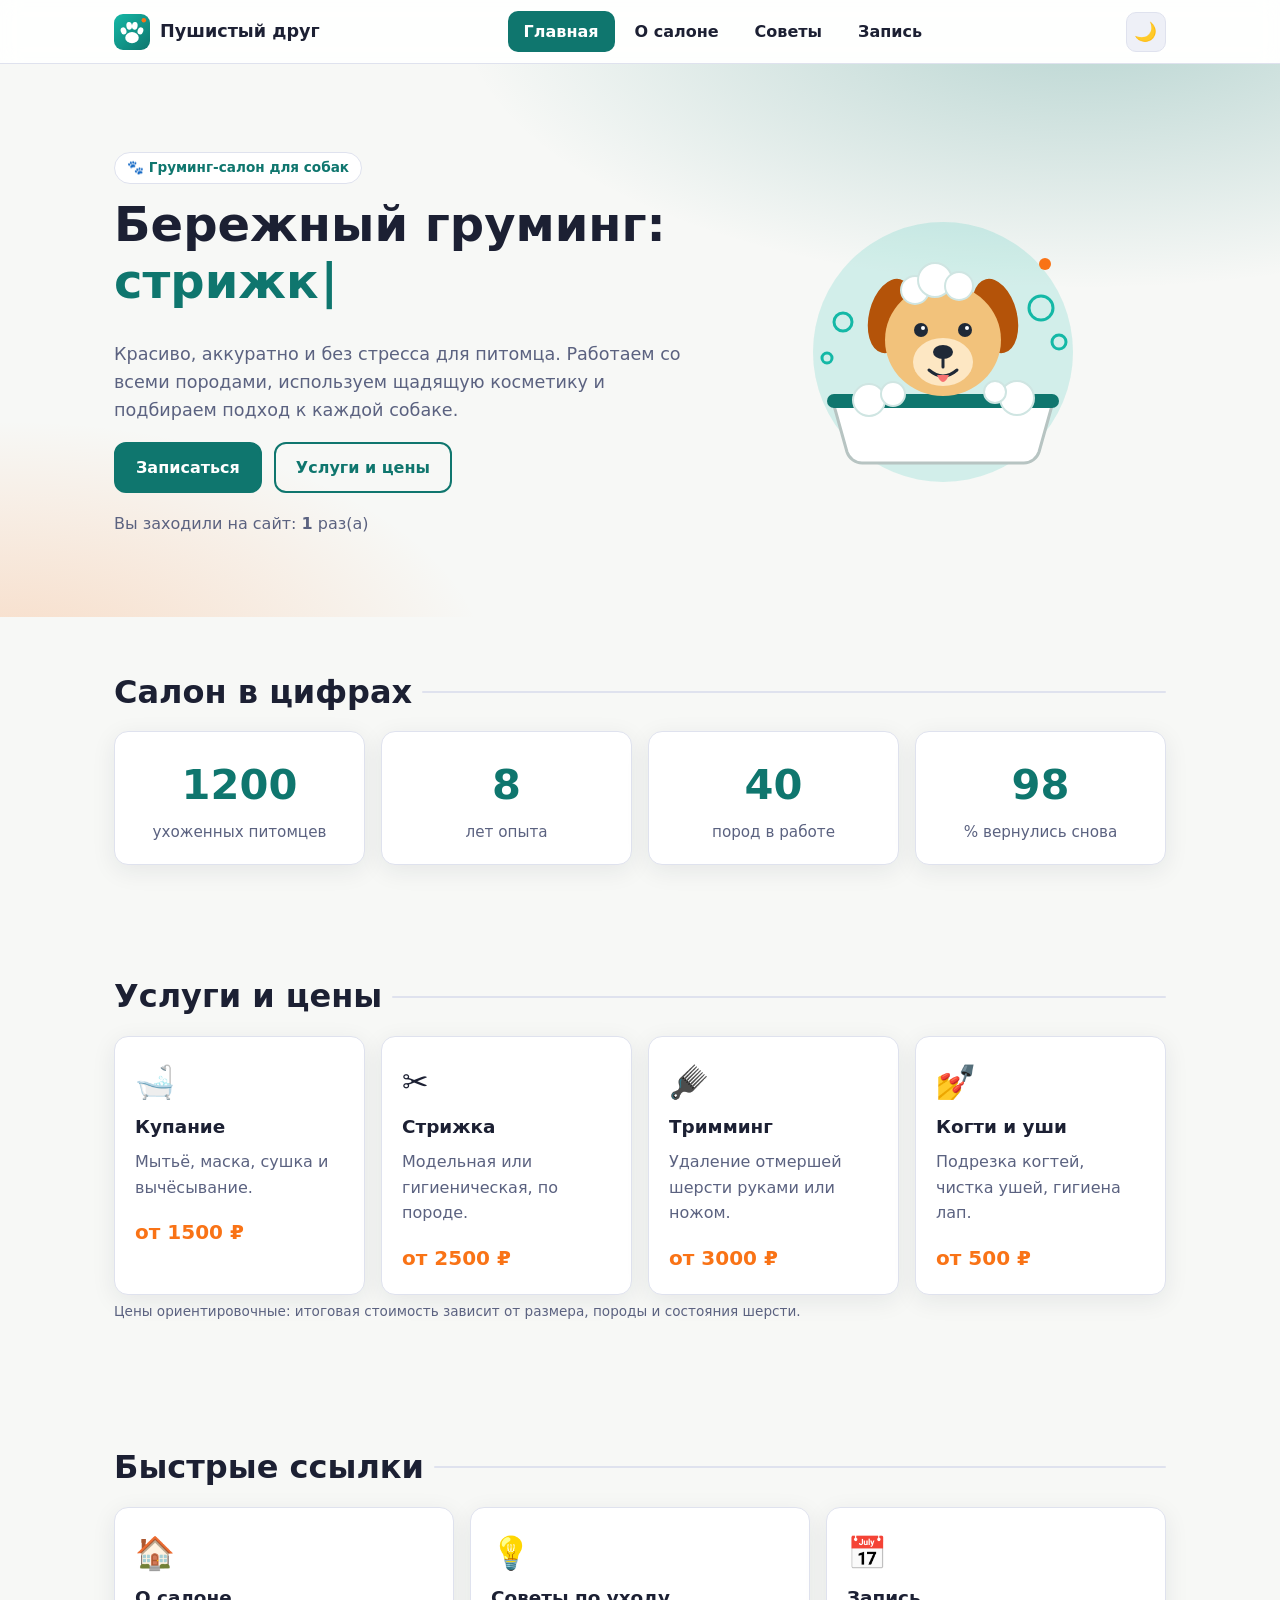
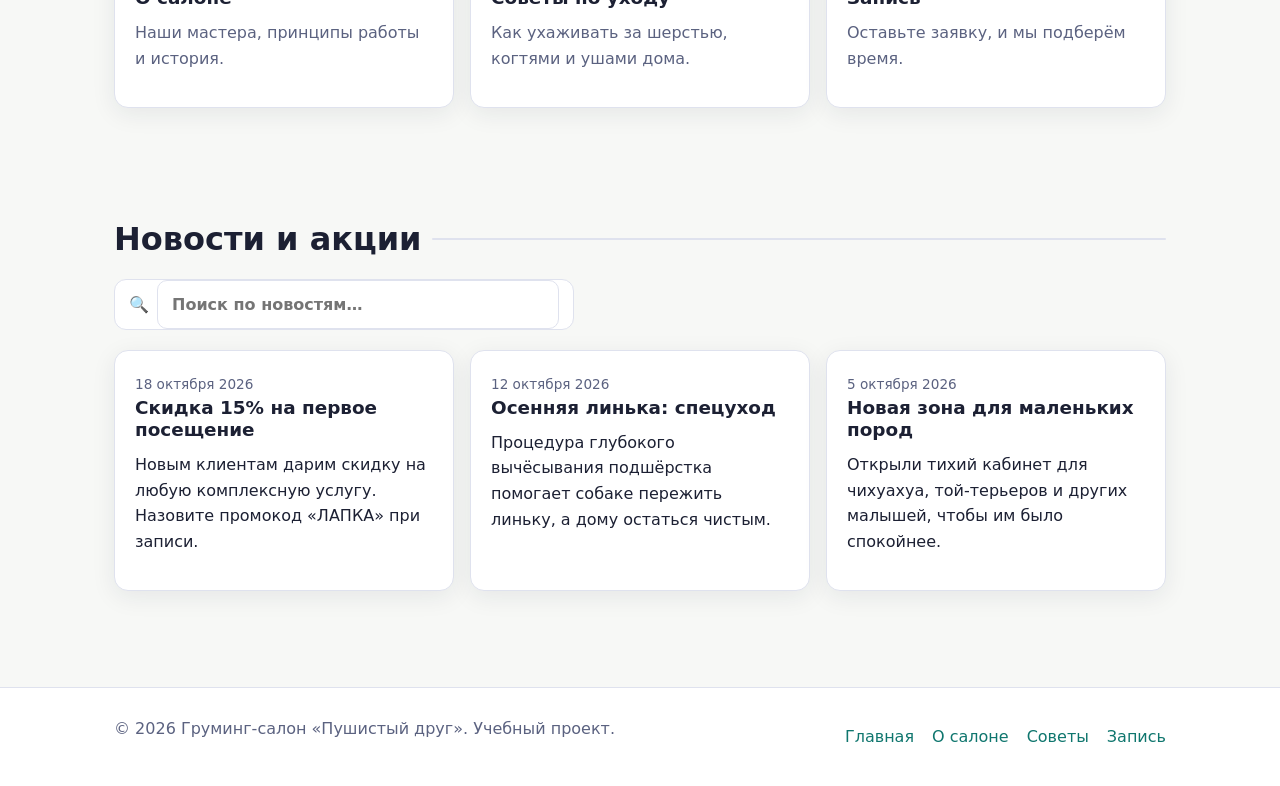
<file: index.html>
<!DOCTYPE html>
<html lang="ru">
<head>
  <meta charset="UTF-8">
  <meta name="viewport" content="width=device-width, initial-scale=1.0">
  <meta name="description" content="Груминг-салон «Пушистый друг»: стрижка, купание, тримминг и уход за собаками всех пород.">
  <title>Главная — Пушистый друг</title>
  <link rel="icon" type="image/svg+xml" href="img/favicon.svg">
  <link rel="stylesheet" href="css/style.css">
  <script>
    /* Применяем сохранённую тему до отрисовки, чтобы не было мигания */
    (function () {
      try {
        var t = localStorage.getItem('theme');
        if (!t && window.matchMedia('(prefers-color-scheme: dark)').matches) t = 'dark';
        if (t) document.documentElement.setAttribute('data-theme', t);
      } catch (e) {}
    })();
  </script>
</head>
<body>
  <a class="skip-link" href="#main">Перейти к содержимому</a>

  <!-- ===== Header (одинаковый на всех страницах) ===== -->
  <header class="site-header">
    <div class="container header-inner">
      <a class="logo" href="index.html">
        <img src="img/logo.svg" alt="" width="36" height="36">
        <span>Пушистый друг</span>
      </a>

      <nav class="main-nav" id="main-nav" aria-label="Основная навигация">
        <ul>
          <li><a href="index.html" class="active" aria-current="page">Главная</a></li>
          <li><a href="about.html">О салоне</a></li>
          <li><a href="blog.html">Советы</a></li>
          <li><a href="contact.html">Запись</a></li>
        </ul>
      </nav>

      <div class="header-actions">
        <button class="icon-btn" id="theme-toggle" type="button" aria-label="Переключить тему" title="Тёмная / светлая тема">🌙</button>
        <button class="icon-btn burger" id="burger" type="button" aria-label="Открыть меню" aria-expanded="false" aria-controls="main-nav">☰</button>
      </div>
    </div>
  </header>

  <main id="main">
    <!-- ===== Hero ===== -->
    <section class="hero">
      <div class="container hero-inner">
        <div>
          <span class="eyebrow">🐾 Груминг-салон для собак</span>
          <h1>Бережный груминг: <span class="typing" id="typing" data-words='["стрижка","купание","тримминг","уход за когтями"]'>стрижка</span></h1>
          <p class="lead">
            Красиво, аккуратно и без стресса для питомца. Работаем со всеми породами,
            используем щадящую косметику и подбираем подход к каждой собаке.
          </p>
          <div class="hero-actions">
            <a class="btn" href="contact.html">Записаться</a>
            <a class="btn btn-outline" href="#services">Услуги и цены</a>
          </div>
          <p class="muted" style="margin-top:18px">Вы заходили на сайт: <strong id="visit-counter">1</strong> раз(а)</p>
        </div>
        <img class="hero-art" src="img/hero.svg" alt="Иллюстрация: собака в пене после купания" width="320" height="280">
      </div>
    </section>

    <!-- ===== Статистика ===== -->
    <section class="section">
      <div class="container">
        <h2 class="section-title">Салон в цифрах</h2>
        <div class="stats">
          <div class="card stat reveal"><span class="num" data-count="1200">0</span><span class="label">ухоженных питомцев</span></div>
          <div class="card stat reveal"><span class="num" data-count="8">0</span><span class="label">лет опыта</span></div>
          <div class="card stat reveal"><span class="num" data-count="40">0</span><span class="label">пород в работе</span></div>
          <div class="card stat reveal"><span class="num" data-count="98">0</span><span class="label">% вернулись снова</span></div>
        </div>
      </div>
    </section>

    <!-- ===== Услуги ===== -->
    <section class="section" id="services">
      <div class="container">
        <h2 class="section-title">Услуги и цены</h2>
        <div class="grid cols-4">
          <article class="card service reveal">
            <span class="emoji">🛁</span>
            <h3>Купание</h3>
            <p class="muted">Мытьё, маска, сушка и вычёсывание.</p>
            <span class="price">от 1500 ₽</span>
          </article>
          <article class="card service reveal">
            <span class="emoji">✂️</span>
            <h3>Стрижка</h3>
            <p class="muted">Модельная или гигиеническая, по породе.</p>
            <span class="price">от 2500 ₽</span>
          </article>
          <article class="card service reveal">
            <span class="emoji">🪮</span>
            <h3>Тримминг</h3>
            <p class="muted">Удаление отмершей шерсти руками или ножом.</p>
            <span class="price">от 3000 ₽</span>
          </article>
          <article class="card service reveal">
            <span class="emoji">💅</span>
            <h3>Когти и уши</h3>
            <p class="muted">Подрезка когтей, чистка ушей, гигиена лап.</p>
            <span class="price">от 500 ₽</span>
          </article>
        </div>
        <p class="form-hint">Цены ориентировочные: итоговая стоимость зависит от размера, породы и состояния шерсти.</p>
      </div>
    </section>

    <!-- ===== Быстрые ссылки ===== -->
    <section class="section">
      <div class="container">
        <h2 class="section-title">Быстрые ссылки</h2>
        <div class="grid cols-3">
          <a class="card quick-link reveal" href="about.html">
            <span class="emoji">🏠</span>
            <h3>О салоне</h3>
            <p class="muted">Наши мастера, принципы работы и история.</p>
          </a>
          <a class="card quick-link reveal" href="blog.html">
            <span class="emoji">💡</span>
            <h3>Советы по уходу</h3>
            <p class="muted">Как ухаживать за шерстью, когтями и ушами дома.</p>
          </a>
          <a class="card quick-link reveal" href="contact.html">
            <span class="emoji">📅</span>
            <h3>Запись</h3>
            <p class="muted">Оставьте заявку, и мы подберём время.</p>
          </a>
        </div>
      </div>
    </section>

    <!-- ===== Новости и акции (с поиском) ===== -->
    <section class="section">
      <div class="container">
        <h2 class="section-title">Новости и акции</h2>

        <label class="search-box" for="news-search">
          <span aria-hidden="true">🔍</span>
          <input type="text" id="news-search" placeholder="Поиск по новостям…" data-search="#news-list" autocomplete="off">
        </label>

        <div class="grid cols-3" id="news-list">
          <article class="card news-item reveal" data-searchable>
            <time datetime="2026-10-18">18 октября 2026</time>
            <h3>Скидка 15% на первое посещение</h3>
            <p>Новым клиентам дарим скидку на любую комплексную услугу. Назовите промокод «ЛАПКА» при записи.</p>
          </article>
          <article class="card news-item reveal" data-searchable>
            <time datetime="2026-10-12">12 октября 2026</time>
            <h3>Осенняя линька: спецуход</h3>
            <p>Процедура глубокого вычёсывания подшёрстка помогает собаке пережить линьку, а дому остаться чистым.</p>
          </article>
          <article class="card news-item reveal" data-searchable>
            <time datetime="2026-10-05">5 октября 2026</time>
            <h3>Новая зона для маленьких пород</h3>
            <p>Открыли тихий кабинет для чихуахуа, той-терьеров и других малышей, чтобы им было спокойнее.</p>
          </article>
        </div>
        <p class="empty-state" id="news-empty">Ничего не найдено. Попробуйте другой запрос.</p>
      </div>
    </section>
  </main>

  <!-- ===== Footer (одинаковый на всех страницах) ===== -->
  <footer class="site-footer">
    <div class="container footer-inner">
      <p>© <span id="year">2026</span> Груминг-салон «Пушистый друг». Учебный проект.</p>
      <ul class="footer-nav">
        <li><a href="index.html">Главная</a></li>
        <li><a href="about.html">О салоне</a></li>
        <li><a href="blog.html">Советы</a></li>
        <li><a href="contact.html">Запись</a></li>
      </ul>
    </div>
  </footer>

  <button class="icon-btn to-top" id="to-top" type="button" aria-label="Наверх">↑</button>

  <script src="js/script.js"></script>
</body>
</html>
</file>
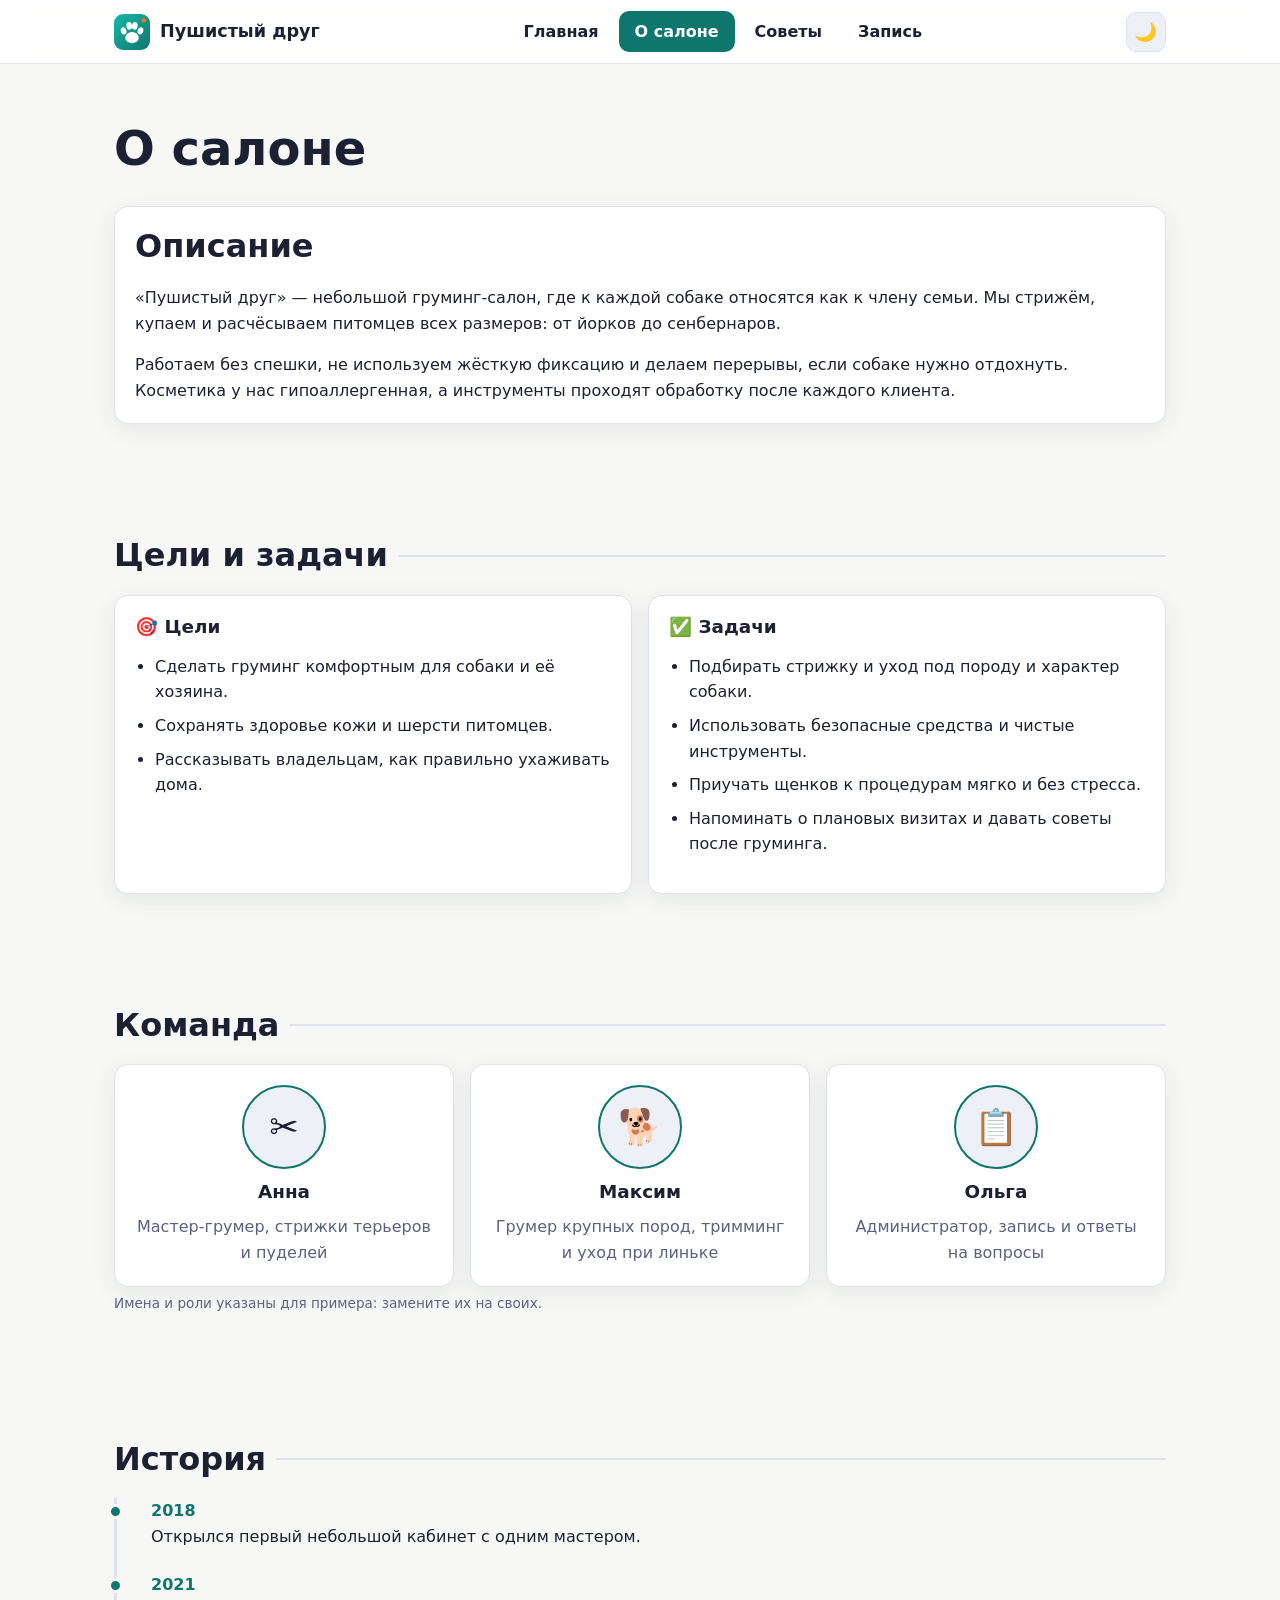
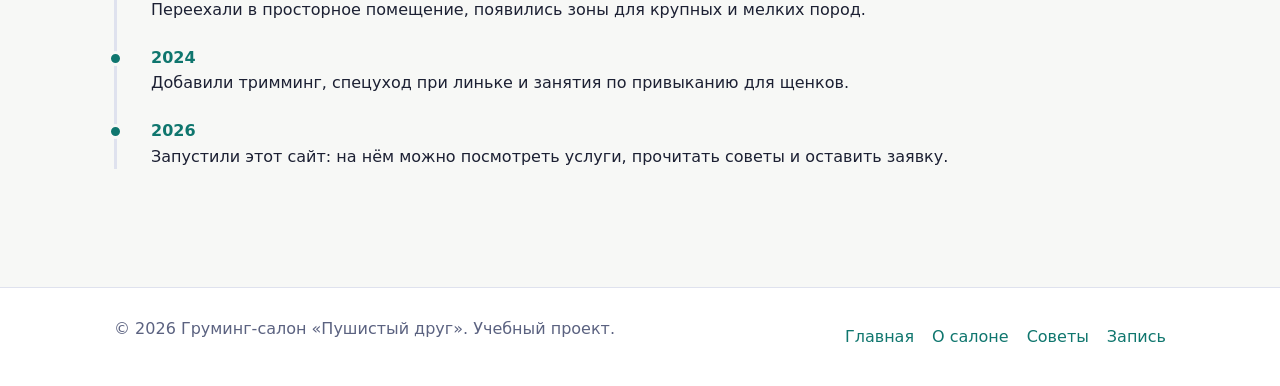
<file: about.html>
<!DOCTYPE html>
<html lang="ru">
<head>
  <meta charset="UTF-8">
  <meta name="viewport" content="width=device-width, initial-scale=1.0">
  <meta name="description" content="О груминг-салоне «Пушистый друг»: описание, цели, команда и история.">
  <title>О салоне — Пушистый друг</title>
  <link rel="icon" type="image/svg+xml" href="img/favicon.svg">
  <link rel="stylesheet" href="css/style.css">
  <script>
    /* Применяем сохранённую тему до отрисовки, чтобы не было мигания */
    (function () {
      try {
        var t = localStorage.getItem('theme');
        if (!t && window.matchMedia('(prefers-color-scheme: dark)').matches) t = 'dark';
        if (t) document.documentElement.setAttribute('data-theme', t);
      } catch (e) {}
    })();
  </script>
</head>
<body>
  <a class="skip-link" href="#main">Перейти к содержимому</a>

  <!-- ===== Header (одинаковый на всех страницах) ===== -->
  <header class="site-header">
    <div class="container header-inner">
      <a class="logo" href="index.html">
        <img src="img/logo.svg" alt="" width="36" height="36">
        <span>Пушистый друг</span>
      </a>

      <nav class="main-nav" id="main-nav" aria-label="Основная навигация">
        <ul>
          <li><a href="index.html">Главная</a></li>
          <li><a href="about.html" class="active" aria-current="page">О салоне</a></li>
          <li><a href="blog.html">Советы</a></li>
          <li><a href="contact.html">Запись</a></li>
        </ul>
      </nav>

      <div class="header-actions">
        <button class="icon-btn" id="theme-toggle" type="button" aria-label="Переключить тему" title="Тёмная / светлая тема">🌙</button>
        <button class="icon-btn burger" id="burger" type="button" aria-label="Открыть меню" aria-expanded="false" aria-controls="main-nav">☰</button>
      </div>
    </div>
  </header>

  <main id="main">
    <section class="section">
      <div class="container">
        <h1>О салоне</h1>

        <div class="card reveal">
          <h2>Описание</h2>
          <p>
            «Пушистый друг» — небольшой груминг-салон, где к каждой собаке относятся как к члену семьи.
            Мы стрижём, купаем и расчёсываем питомцев всех размеров: от йорков до сенбернаров.
          </p>
          <p style="margin:0">
            Работаем без спешки, не используем жёсткую фиксацию и делаем перерывы, если собаке нужно отдохнуть.
            Косметика у нас гипоаллергенная, а инструменты проходят обработку после каждого клиента.
          </p>
        </div>
      </div>
    </section>

    <section class="section">
      <div class="container">
        <h2 class="section-title">Цели и задачи</h2>
        <div class="grid cols-2">
          <div class="card reveal">
            <h3>🎯 Цели</h3>
            <ul class="goals">
              <li>Сделать груминг комфортным для собаки и её хозяина.</li>
              <li>Сохранять здоровье кожи и шерсти питомцев.</li>
              <li>Рассказывать владельцам, как правильно ухаживать дома.</li>
            </ul>
          </div>
          <div class="card reveal">
            <h3>✅ Задачи</h3>
            <ul class="goals">
              <li>Подбирать стрижку и уход под породу и характер собаки.</li>
              <li>Использовать безопасные средства и чистые инструменты.</li>
              <li>Приучать щенков к процедурам мягко и без стресса.</li>
              <li>Напоминать о плановых визитах и давать советы после груминга.</li>
            </ul>
          </div>
        </div>
      </div>
    </section>

    <section class="section">
      <div class="container">
        <h2 class="section-title">Команда</h2>
        <div class="grid cols-3">
          <div class="card team-card reveal">
            <div class="avatar" aria-hidden="true">✂️</div>
            <h3>Анна</h3>
            <p class="muted" style="margin:0">Мастер-грумер, стрижки терьеров и пуделей</p>
          </div>
          <div class="card team-card reveal">
            <div class="avatar" aria-hidden="true">🐕</div>
            <h3>Максим</h3>
            <p class="muted" style="margin:0">Грумер крупных пород, тримминг и уход при линьке</p>
          </div>
          <div class="card team-card reveal">
            <div class="avatar" aria-hidden="true">📋</div>
            <h3>Ольга</h3>
            <p class="muted" style="margin:0">Администратор, запись и ответы на вопросы</p>
          </div>
        </div>
        <p class="form-hint">Имена и роли указаны для примера: замените их на своих.</p>
      </div>
    </section>

    <section class="section">
      <div class="container">
        <h2 class="section-title">История</h2>
        <ol class="timeline">
          <li class="reveal">
            <span class="when">2018</span>
            <p>Открылся первый небольшой кабинет с одним мастером.</p>
          </li>
          <li class="reveal">
            <span class="when">2021</span>
            <p>Переехали в просторное помещение, появились зоны для крупных и мелких пород.</p>
          </li>
          <li class="reveal">
            <span class="when">2024</span>
            <p>Добавили тримминг, спецуход при линьке и занятия по привыканию для щенков.</p>
          </li>
          <li class="reveal">
            <span class="when">2026</span>
            <p>Запустили этот сайт: на нём можно посмотреть услуги, прочитать советы и оставить заявку.</p>
          </li>
        </ol>
      </div>
    </section>
  </main>

  <!-- ===== Footer (одинаковый на всех страницах) ===== -->
  <footer class="site-footer">
    <div class="container footer-inner">
      <p>© <span id="year">2026</span> Груминг-салон «Пушистый друг». Учебный проект.</p>
      <ul class="footer-nav">
        <li><a href="index.html">Главная</a></li>
        <li><a href="about.html">О салоне</a></li>
        <li><a href="blog.html">Советы</a></li>
        <li><a href="contact.html">Запись</a></li>
      </ul>
    </div>
  </footer>

  <button class="icon-btn to-top" id="to-top" type="button" aria-label="Наверх">↑</button>

  <script src="js/script.js"></script>
</body>
</html>
</file>
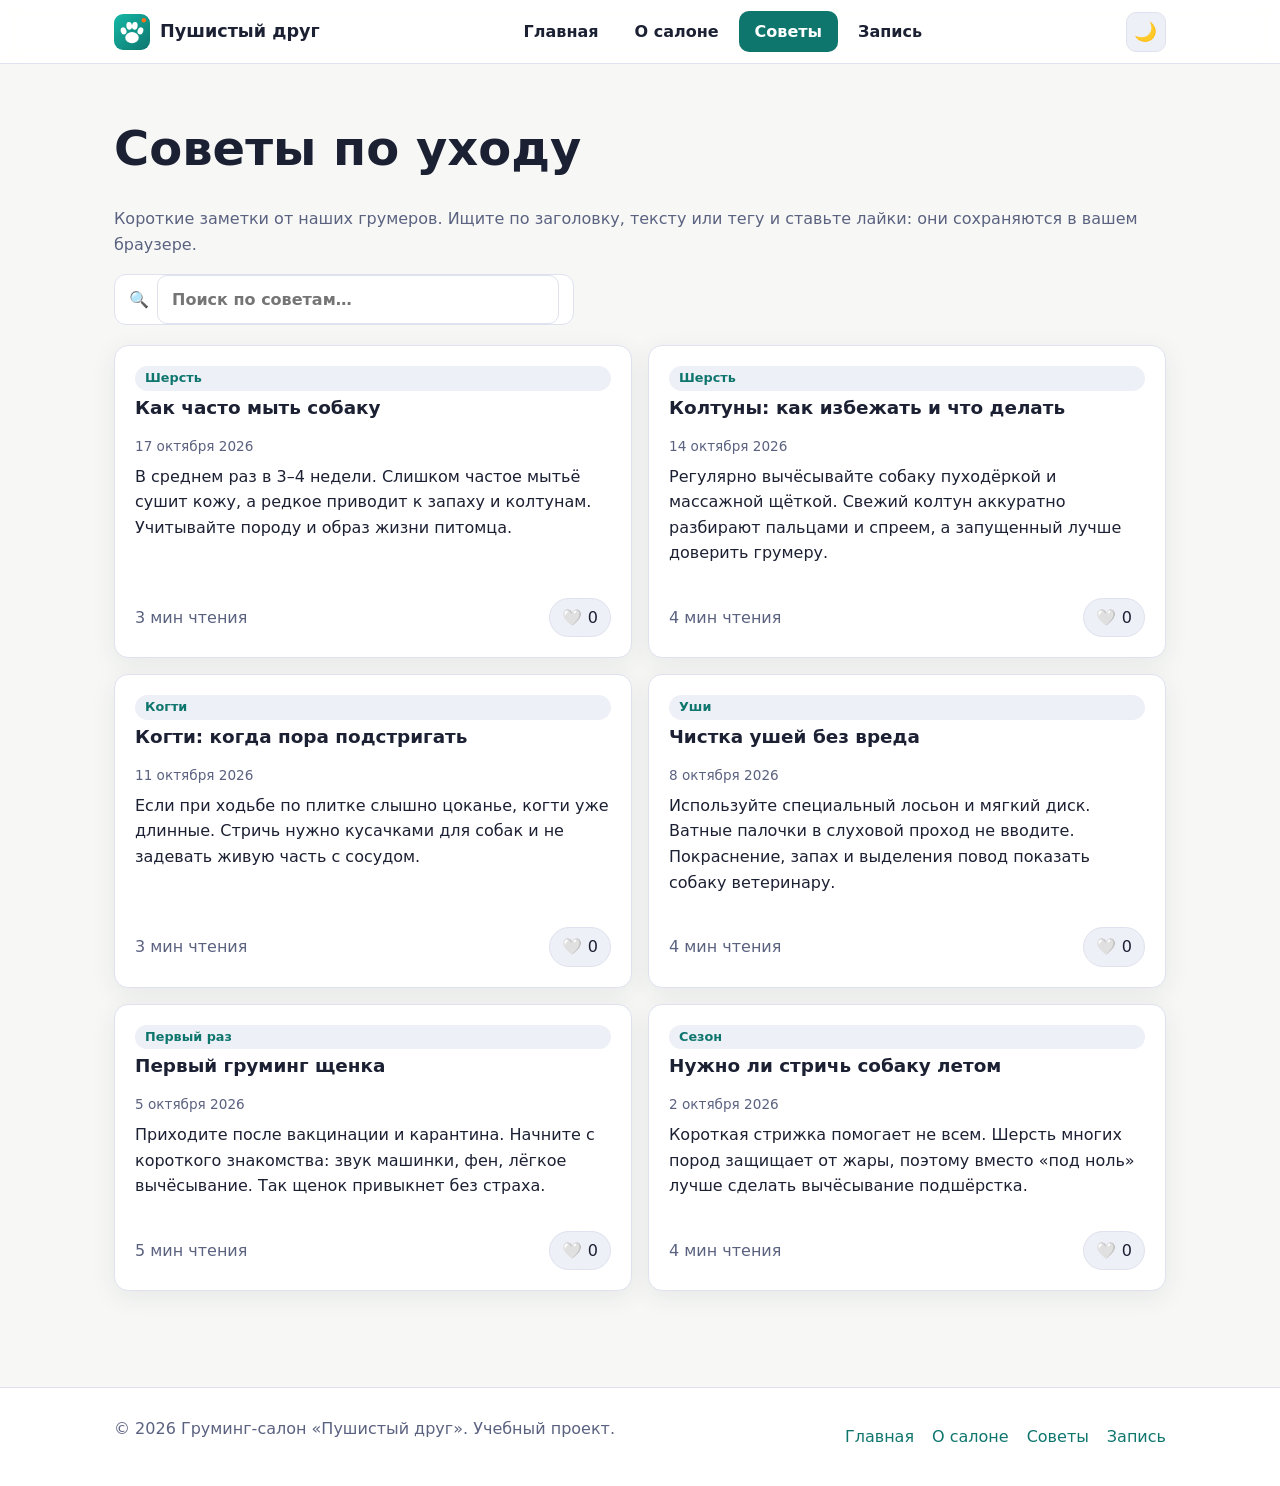
<file: blog.html>
<!DOCTYPE html>
<html lang="ru">
<head>
  <meta charset="UTF-8">
  <meta name="viewport" content="width=device-width, initial-scale=1.0">
  <meta name="description" content="Советы грумеров по уходу за шерстью, когтями и ушами собаки.">
  <title>Советы по уходу — Пушистый друг</title>
  <link rel="icon" type="image/svg+xml" href="img/favicon.svg">
  <link rel="stylesheet" href="css/style.css">
  <script>
    /* Применяем сохранённую тему до отрисовки, чтобы не было мигания */
    (function () {
      try {
        var t = localStorage.getItem('theme');
        if (!t && window.matchMedia('(prefers-color-scheme: dark)').matches) t = 'dark';
        if (t) document.documentElement.setAttribute('data-theme', t);
      } catch (e) {}
    })();
  </script>
</head>
<body>
  <a class="skip-link" href="#main">Перейти к содержимому</a>

  <!-- ===== Header (одинаковый на всех страницах) ===== -->
  <header class="site-header">
    <div class="container header-inner">
      <a class="logo" href="index.html">
        <img src="img/logo.svg" alt="" width="36" height="36">
        <span>Пушистый друг</span>
      </a>

      <nav class="main-nav" id="main-nav" aria-label="Основная навигация">
        <ul>
          <li><a href="index.html">Главная</a></li>
          <li><a href="about.html">О салоне</a></li>
          <li><a href="blog.html" class="active" aria-current="page">Советы</a></li>
          <li><a href="contact.html">Запись</a></li>
        </ul>
      </nav>

      <div class="header-actions">
        <button class="icon-btn" id="theme-toggle" type="button" aria-label="Переключить тему" title="Тёмная / светлая тема">🌙</button>
        <button class="icon-btn burger" id="burger" type="button" aria-label="Открыть меню" aria-expanded="false" aria-controls="main-nav">☰</button>
      </div>
    </div>
  </header>

  <main id="main">
    <section class="section">
      <div class="container">
        <h1>Советы по уходу</h1>
        <p class="muted">Короткие заметки от наших грумеров. Ищите по заголовку, тексту или тегу и ставьте лайки: они сохраняются в вашем браузере.</p>

        <label class="search-box" for="blog-search">
          <span aria-hidden="true">🔍</span>
          <input type="text" id="blog-search" placeholder="Поиск по советам…" data-search="#blog-list" autocomplete="off">
        </label>

        <div class="grid cols-2" id="blog-list">
          <article class="card post reveal" data-searchable>
            <span class="tag">Шерсть</span>
            <h3>Как часто мыть собаку</h3>
            <time datetime="2026-10-17">17 октября 2026</time>
            <p>В среднем раз в 3–4 недели. Слишком частое мытьё сушит кожу, а редкое приводит к запаху и колтунам. Учитывайте породу и образ жизни питомца.</p>
            <div class="post-footer">
              <span class="muted">3 мин чтения</span>
              <button class="like-btn" type="button" data-like="post-bathing" aria-pressed="false">
                <span class="heart">🤍</span> <span class="count">0</span>
              </button>
            </div>
          </article>
          <article class="card post reveal" data-searchable>
            <span class="tag">Шерсть</span>
            <h3>Колтуны: как избежать и что делать</h3>
            <time datetime="2026-10-14">14 октября 2026</time>
            <p>Регулярно вычёсывайте собаку пуходёркой и массажной щёткой. Свежий колтун аккуратно разбирают пальцами и спреем, а запущенный лучше доверить грумеру.</p>
            <div class="post-footer">
              <span class="muted">4 мин чтения</span>
              <button class="like-btn" type="button" data-like="post-mats" aria-pressed="false">
                <span class="heart">🤍</span> <span class="count">0</span>
              </button>
            </div>
          </article>
          <article class="card post reveal" data-searchable>
            <span class="tag">Когти</span>
            <h3>Когти: когда пора подстригать</h3>
            <time datetime="2026-10-11">11 октября 2026</time>
            <p>Если при ходьбе по плитке слышно цоканье, когти уже длинные. Стричь нужно кусачками для собак и не задевать живую часть с сосудом.</p>
            <div class="post-footer">
              <span class="muted">3 мин чтения</span>
              <button class="like-btn" type="button" data-like="post-nails" aria-pressed="false">
                <span class="heart">🤍</span> <span class="count">0</span>
              </button>
            </div>
          </article>
          <article class="card post reveal" data-searchable>
            <span class="tag">Уши</span>
            <h3>Чистка ушей без вреда</h3>
            <time datetime="2026-10-08">8 октября 2026</time>
            <p>Используйте специальный лосьон и мягкий диск. Ватные палочки в слуховой проход не вводите. Покраснение, запах и выделения повод показать собаку ветеринару.</p>
            <div class="post-footer">
              <span class="muted">4 мин чтения</span>
              <button class="like-btn" type="button" data-like="post-ears" aria-pressed="false">
                <span class="heart">🤍</span> <span class="count">0</span>
              </button>
            </div>
          </article>
          <article class="card post reveal" data-searchable>
            <span class="tag">Первый раз</span>
            <h3>Первый груминг щенка</h3>
            <time datetime="2026-10-05">5 октября 2026</time>
            <p>Приходите после вакцинации и карантина. Начните с короткого знакомства: звук машинки, фен, лёгкое вычёсывание. Так щенок привыкнет без страха.</p>
            <div class="post-footer">
              <span class="muted">5 мин чтения</span>
              <button class="like-btn" type="button" data-like="post-puppy" aria-pressed="false">
                <span class="heart">🤍</span> <span class="count">0</span>
              </button>
            </div>
          </article>
          <article class="card post reveal" data-searchable>
            <span class="tag">Сезон</span>
            <h3>Нужно ли стричь собаку летом</h3>
            <time datetime="2026-10-02">2 октября 2026</time>
            <p>Короткая стрижка помогает не всем. Шерсть многих пород защищает от жары, поэтому вместо «под ноль» лучше сделать вычёсывание подшёрстка.</p>
            <div class="post-footer">
              <span class="muted">4 мин чтения</span>
              <button class="like-btn" type="button" data-like="post-summer" aria-pressed="false">
                <span class="heart">🤍</span> <span class="count">0</span>
              </button>
            </div>
          </article>
        </div>
        <p class="empty-state" id="blog-empty">Ничего не найдено. Попробуйте другой запрос.</p>
      </div>
    </section>
  </main>

  <!-- ===== Footer (одинаковый на всех страницах) ===== -->
  <footer class="site-footer">
    <div class="container footer-inner">
      <p>© <span id="year">2026</span> Груминг-салон «Пушистый друг». Учебный проект.</p>
      <ul class="footer-nav">
        <li><a href="index.html">Главная</a></li>
        <li><a href="about.html">О салоне</a></li>
        <li><a href="blog.html">Советы</a></li>
        <li><a href="contact.html">Запись</a></li>
      </ul>
    </div>
  </footer>

  <button class="icon-btn to-top" id="to-top" type="button" aria-label="Наверх">↑</button>

  <script src="js/script.js"></script>
</body>
</html>
</file>
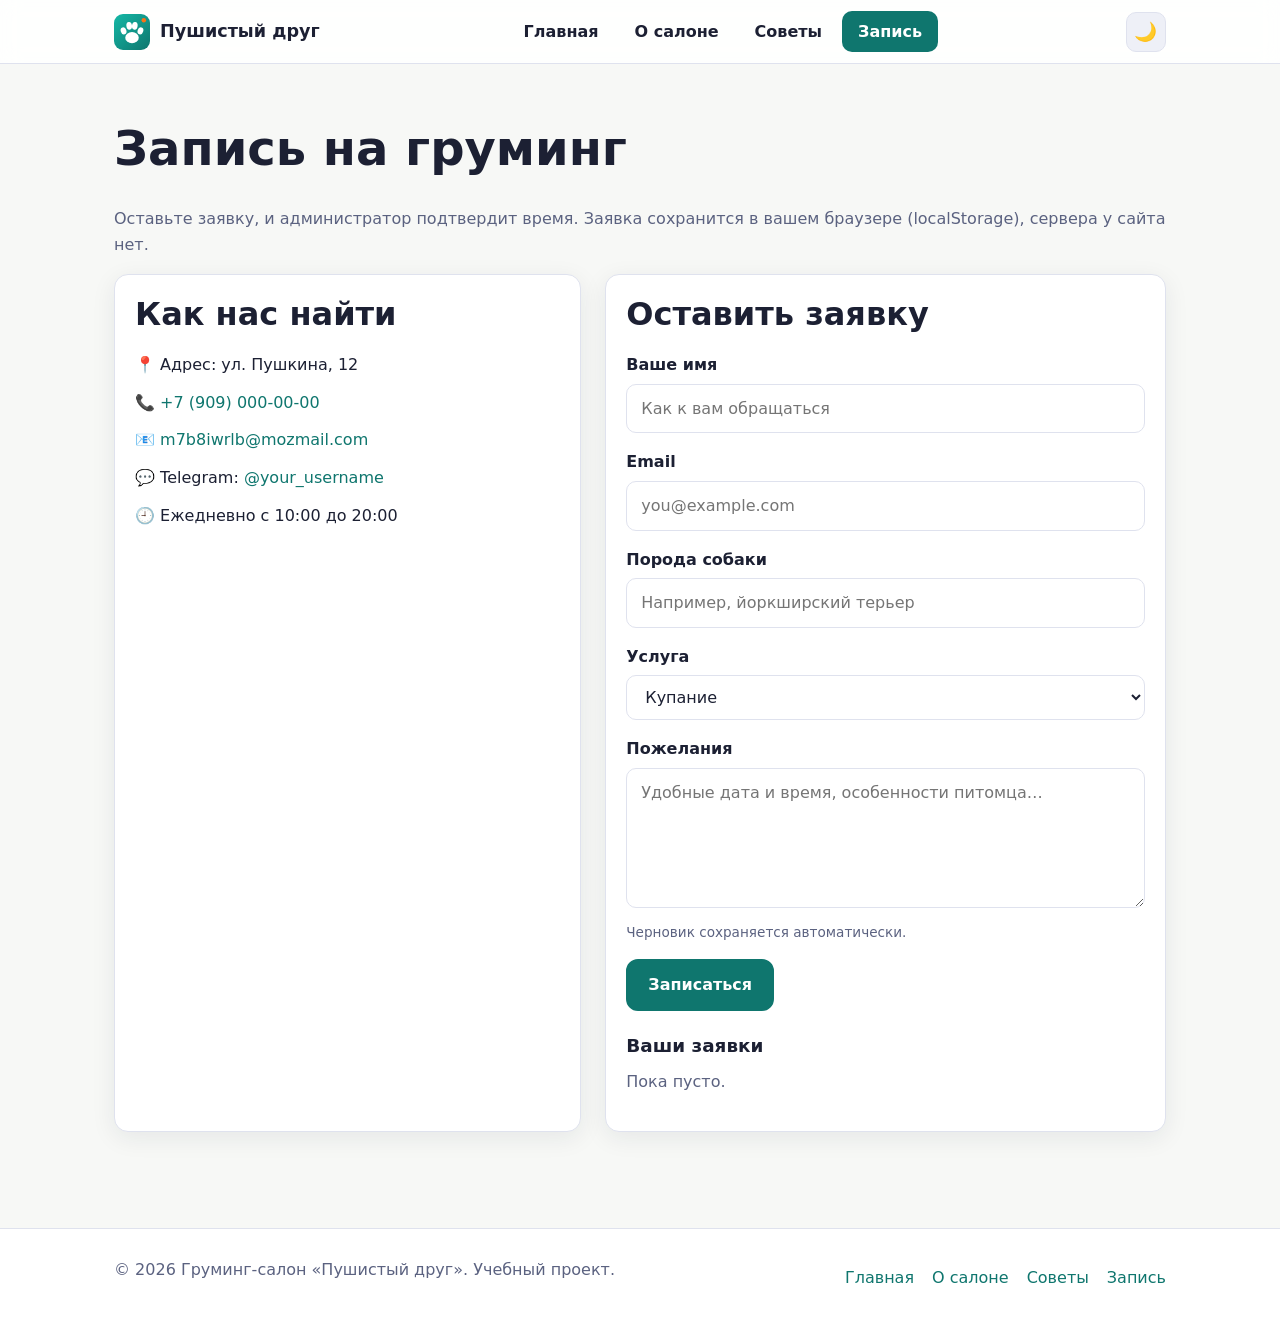
<file: contact.html>
<!DOCTYPE html>
<html lang="ru">
<head>
  <meta charset="UTF-8">
  <meta name="viewport" content="width=device-width, initial-scale=1.0">
  <meta name="description" content="Запись на груминг и контакты салона «Пушистый друг».">
  <title>Запись — Пушистый друг</title>
  <link rel="icon" type="image/svg+xml" href="img/favicon.svg">
  <link rel="stylesheet" href="css/style.css">
  <script>
    /* Применяем сохранённую тему до отрисовки, чтобы не было мигания */
    (function () {
      try {
        var t = localStorage.getItem('theme');
        if (!t && window.matchMedia('(prefers-color-scheme: dark)').matches) t = 'dark';
        if (t) document.documentElement.setAttribute('data-theme', t);
      } catch (e) {}
    })();
  </script>
</head>
<body>
  <a class="skip-link" href="#main">Перейти к содержимому</a>

  <!-- ===== Header (одинаковый на всех страницах) ===== -->
  <header class="site-header">
    <div class="container header-inner">
      <a class="logo" href="index.html">
        <img src="img/logo.svg" alt="" width="36" height="36">
        <span>Пушистый друг</span>
      </a>

      <nav class="main-nav" id="main-nav" aria-label="Основная навигация">
        <ul>
          <li><a href="index.html">Главная</a></li>
          <li><a href="about.html">О салоне</a></li>
          <li><a href="blog.html">Советы</a></li>
          <li><a href="contact.html" class="active" aria-current="page">Запись</a></li>
        </ul>
      </nav>

      <div class="header-actions">
        <button class="icon-btn" id="theme-toggle" type="button" aria-label="Переключить тему" title="Тёмная / светлая тема">🌙</button>
        <button class="icon-btn burger" id="burger" type="button" aria-label="Открыть меню" aria-expanded="false" aria-controls="main-nav">☰</button>
      </div>
    </div>
  </header>

  <main id="main">
    <section class="section">
      <div class="container">
        <h1>Запись на груминг</h1>
        <p class="muted">Оставьте заявку, и администратор подтвердит время. Заявка сохранится в вашем браузере (localStorage), сервера у сайта нет.</p>

        <div class="contact-layout">
          <div class="card reveal">
            <h2>Как нас найти</h2>
            <ul class="contact-list">
              <li>📍 Адрес: ул. Пушкина, 12</li>
              <li>📞 <a href="tel:+79090000000">+7 (909) 000-00-00</a></li>
              <li>📧 <a href="m7b8iwrlb@mozmail.com">m7b8iwrlb@mozmail.com</a></li>
              <li>💬 Telegram: <a href="https://t.me/Boobavvamba" target="_blank" rel="noopener">@your_username</a></li>
              <li>🕘 Ежедневно с 10:00 до 20:00</li>
            </ul>
          </div>

          <div class="card reveal">
            <h2>Оставить заявку</h2>

            <div class="alert" id="form-alert" role="status">Спасибо! Заявка сохранена ниже.</div>

            <form id="contact-form" novalidate>
              <div class="field">
                <label for="name">Ваше имя</label>
                <input type="text" id="name" name="name" placeholder="Как к вам обращаться" required autocomplete="name">
              </div>
              <div class="field">
                <label for="email">Email</label>
                <input type="email" id="email" name="email" placeholder="you@example.com" required autocomplete="email">
              </div>
              <div class="field">
                <label for="breed">Порода собаки</label>
                <input type="text" id="breed" name="breed" placeholder="Например, йоркширский терьер">
              </div>
              <div class="field">
                <label for="service">Услуга</label>
                <select id="service" name="service">
                  <option value="Купание">Купание</option>
                  <option value="Стрижка">Стрижка</option>
                  <option value="Тримминг">Тримминг</option>
                  <option value="Когти и уши">Когти и уши</option>
                  <option value="Комплексный уход">Комплексный уход</option>
                </select>
              </div>
              <div class="field">
                <label for="message">Пожелания</label>
                <textarea id="message" name="message" placeholder="Удобные дата и время, особенности питомца…" required></textarea>
                <p class="form-hint" id="draft-hint">Черновик сохраняется автоматически.</p>
              </div>
              <button class="btn" type="submit">Записаться</button>
            </form>

            <h3 style="margin-top:24px">Ваши заявки</h3>
            <div class="messages" id="messages"></div>
            <button class="btn btn-outline" type="button" id="clear-messages" style="margin-top:12px">Очистить список</button>
          </div>
        </div>
      </div>
    </section>
  </main>

  <!-- ===== Footer (одинаковый на всех страницах) ===== -->
  <footer class="site-footer">
    <div class="container footer-inner">
      <p>© <span id="year">2026</span> Груминг-салон «Пушистый друг». Учебный проект.</p>
      <ul class="footer-nav">
        <li><a href="index.html">Главная</a></li>
        <li><a href="about.html">О салоне</a></li>
        <li><a href="blog.html">Советы</a></li>
        <li><a href="contact.html">Запись</a></li>
      </ul>
    </div>
  </footer>

  <button class="icon-btn to-top" id="to-top" type="button" aria-label="Наверх">↑</button>

  <script src="js/script.js"></script>
</body>
</html>
</file>
<file: css/style.css>
/* ==========================================================
   my-web-site — общие стили
   Подход Mobile First: базовые стили для телефона,
   затем media queries для планшета и десктопа.
   Тема переключается атрибутом data-theme на <html>.
   ========================================================== */

/* ---------- 1. Переменные (светлая тема по умолчанию) ---------- */
:root {
  --bg: #f7f8f6;
  --surface: #ffffff;
  --surface-2: #eef0f7;
  --text: #1c2033;
  --text-muted: #5b6280;
  --primary: #0f766e;
  --primary-hover: #115e59;
  --primary-contrast: #ffffff;
  --accent: #f97316;
  --border: #dfe2ee;
  --shadow: 0 6px 24px rgba(28, 32, 51, 0.08);
  --radius: 14px;
  --header-h: 64px;
  --max-w: 1100px;
  --font: "Segoe UI", system-ui, -apple-system, Roboto, "Helvetica Neue", Arial, sans-serif;
}

/* Тёмная тема: выбрана вручную или системная, если пользователь не выбирал */
:root[data-theme="dark"] {
  --bg: #0f1220;
  --surface: #181c30;
  --surface-2: #20253d;
  --text: #e9ebf5;
  --text-muted: #9aa1c0;
  --primary: #2dd4bf;
  --primary-hover: #5eead4;
  --primary-contrast: #0f1220;
  --accent: #fb923c;
  --border: #2c3252;
  --shadow: 0 6px 24px rgba(0, 0, 0, 0.45);
}

/* ---------- 2. Сброс и база ---------- */
*,
*::before,
*::after {
  box-sizing: border-box;
}

html {
  scroll-behavior: smooth;
  scroll-padding-top: calc(var(--header-h) + 12px);
}

body {
  margin: 0;
  font-family: var(--font);
  font-size: 1rem;
  line-height: 1.6;
  color: var(--text);
  background: var(--bg);
  min-height: 100vh;
  display: flex;
  flex-direction: column;
  transition: background 0.25s ease, color 0.25s ease;
}

img,
svg {
  max-width: 100%;
  display: block;
}

a {
  color: var(--primary);
  text-decoration: none;
}

a:hover {
  color: var(--primary-hover);
  text-decoration: underline;
}

h1,
h2,
h3 {
  line-height: 1.2;
  margin: 0 0 0.6em;
}

h1 { font-size: clamp(1.9rem, 6vw, 3rem); }
h2 { font-size: clamp(1.4rem, 4vw, 2rem); }
h3 { font-size: 1.15rem; }

p { margin: 0 0 1em; }

:focus-visible {
  outline: 3px solid var(--accent);
  outline-offset: 2px;
  border-radius: 6px;
}

.container {
  width: 100%;
  max-width: var(--max-w);
  margin-inline: auto;
  padding-inline: 16px;
}

main {
  flex: 1;
}

.section {
  padding-block: 40px;
}

.section-title {
  display: flex;
  align-items: center;
  gap: 10px;
  margin-bottom: 20px;
}

.section-title::after {
  content: "";
  flex: 1;
  height: 2px;
  background: var(--border);
  border-radius: 2px;
}

.muted { color: var(--text-muted); }

.skip-link {
  position: absolute;
  left: -999px;
  top: 8px;
  background: var(--primary);
  color: var(--primary-contrast);
  padding: 8px 14px;
  border-radius: 8px;
  z-index: 200;
}

.skip-link:focus { left: 8px; }

/* ---------- 3. Шапка и навигация ---------- */
.site-header {
  position: sticky;
  top: 0;
  z-index: 100;
  height: var(--header-h);
  background: color-mix(in srgb, var(--surface) 88%, transparent);
  backdrop-filter: blur(10px);
  border-bottom: 1px solid var(--border);
}

.header-inner {
  height: 100%;
  display: flex;
  align-items: center;
  justify-content: space-between;
  gap: 12px;
}

.logo {
  display: inline-flex;
  align-items: center;
  gap: 10px;
  font-weight: 700;
  font-size: 1.1rem;
  color: var(--text);
}

.logo:hover { text-decoration: none; color: var(--primary); }
.logo img { width: 36px; height: 36px; }

.header-actions {
  display: flex;
  align-items: center;
  gap: 8px;
}

.icon-btn {
  width: 40px;
  height: 40px;
  display: inline-grid;
  place-items: center;
  font-size: 1.15rem;
  background: var(--surface-2);
  color: var(--text);
  border: 1px solid var(--border);
  border-radius: 10px;
  cursor: pointer;
  transition: transform 0.15s ease, background 0.2s ease;
}

.icon-btn:hover { transform: translateY(-1px); background: var(--border); }

/* Мобильное меню: выезжающая панель */
.main-nav {
  position: fixed;
  inset: var(--header-h) 0 auto 0;
  background: var(--surface);
  border-bottom: 1px solid var(--border);
  box-shadow: var(--shadow);
  transform: translateY(-120%);
  transition: transform 0.3s ease;
  z-index: 90;
}

.main-nav.open { transform: translateY(0); }

.main-nav ul {
  list-style: none;
  margin: 0;
  padding: 12px 16px 16px;
  display: grid;
  gap: 6px;
}

.main-nav a {
  display: block;
  padding: 10px 14px;
  border-radius: 10px;
  color: var(--text);
  font-weight: 600;
}

.main-nav a:hover {
  background: var(--surface-2);
  text-decoration: none;
}

.main-nav a.active {
  background: var(--primary);
  color: var(--primary-contrast);
}

.burger { display: inline-grid; }

/* ---------- 4. Кнопки, карточки, формы ---------- */
.btn {
  display: inline-flex;
  align-items: center;
  justify-content: center;
  gap: 8px;
  padding: 11px 20px;
  font: inherit;
  font-weight: 600;
  color: var(--primary-contrast);
  background: var(--primary);
  border: 2px solid var(--primary);
  border-radius: 12px;
  cursor: pointer;
  transition: transform 0.15s ease, background 0.2s ease, box-shadow 0.2s ease;
}

.btn:hover {
  background: var(--primary-hover);
  border-color: var(--primary-hover);
  color: var(--primary-contrast);
  text-decoration: none;
  transform: translateY(-2px);
  box-shadow: var(--shadow);
}

.btn-outline {
  background: transparent;
  color: var(--primary);
}

.btn-outline:hover { color: var(--primary-contrast); }

.card {
  background: var(--surface);
  border: 1px solid var(--border);
  border-radius: var(--radius);
  padding: 20px;
  box-shadow: var(--shadow);
  transition: transform 0.2s ease, box-shadow 0.2s ease;
}

.card:hover { transform: translateY(-4px); }

.grid {
  display: grid;
  gap: 16px;
  grid-template-columns: 1fr;
}

.tag {
  display: inline-block;
  padding: 2px 10px;
  font-size: 0.8rem;
  font-weight: 600;
  color: var(--primary);
  background: var(--surface-2);
  border-radius: 999px;
}

.search-box {
  display: flex;
  align-items: center;
  gap: 8px;
  max-width: 460px;
  padding: 0 14px;
  margin-bottom: 20px;
  background: var(--surface);
  border: 1px solid var(--border);
  border-radius: 12px;
}

.search-box input {
  flex: 1;
  min-width: 0;
  padding: 11px 0;
  font: inherit;
  color: var(--text);
  background: transparent;
  border: 0;
  outline: 0;
}

.search-box:focus-within { border-color: var(--primary); }

.empty-state {
  display: none;
  padding: 20px;
  text-align: center;
  color: var(--text-muted);
  border: 2px dashed var(--border);
  border-radius: var(--radius);
}

.empty-state.show { display: block; }

form .field { margin-bottom: 16px; }

label {
  display: block;
  margin-bottom: 6px;
  font-weight: 600;
}

input[type="text"],
input[type="email"],
textarea,
select {
  width: 100%;
  padding: 11px 14px;
  font: inherit;
  color: var(--text);
  background: var(--surface);
  border: 1px solid var(--border);
  border-radius: 10px;
  transition: border-color 0.2s ease, box-shadow 0.2s ease;
}

input:focus,
textarea:focus,
select:focus {
  outline: 0;
  border-color: var(--primary);
  box-shadow: 0 0 0 3px color-mix(in srgb, var(--primary) 25%, transparent);
}

textarea { min-height: 140px; resize: vertical; }

.form-hint {
  margin-top: 6px;
  font-size: 0.85rem;
  color: var(--text-muted);
}

.alert {
  display: none;
  padding: 12px 16px;
  margin-bottom: 16px;
  border-radius: 10px;
  background: color-mix(in srgb, #16a34a 16%, var(--surface));
  border: 1px solid #16a34a;
}

.alert.show { display: block; }

/* ---------- 5. Hero (главная) ---------- */
.hero {
  padding-block: 56px 40px;
  background:
    radial-gradient(900px 400px at 85% -10%, color-mix(in srgb, var(--primary) 28%, transparent), transparent 70%),
    radial-gradient(700px 360px at 0% 110%, color-mix(in srgb, var(--accent) 22%, transparent), transparent 70%);
}

.hero-inner {
  display: grid;
  gap: 28px;
  align-items: center;
}

.hero .eyebrow {
  display: inline-block;
  margin-bottom: 12px;
  padding: 4px 12px;
  font-size: 0.85rem;
  font-weight: 600;
  color: var(--primary);
  background: var(--surface);
  border: 1px solid var(--border);
  border-radius: 999px;
}

.typing {
  color: var(--primary);
  white-space: nowrap;
}

.typing::after {
  content: "|";
  margin-left: 2px;
  animation: blink 1s steps(1) infinite;
}

@keyframes blink { 50% { opacity: 0; } }

.hero p.lead {
  max-width: 56ch;
  font-size: 1.1rem;
  color: var(--text-muted);
}

.hero-actions {
  display: flex;
  flex-wrap: wrap;
  gap: 12px;
  margin-top: 8px;
}

.hero-art {
  max-width: 320px;
  margin-inline: auto;
  animation: float 6s ease-in-out infinite;
}

@keyframes float {
  0%, 100% { transform: translateY(0); }
  50% { transform: translateY(-10px); }
}

/* ---------- 6. Статистика ---------- */
.stats {
  display: grid;
  gap: 16px;
  grid-template-columns: repeat(2, 1fr);
}

.stat { text-align: center; }

.stat .num {
  display: block;
  font-size: clamp(1.8rem, 6vw, 2.6rem);
  font-weight: 800;
  color: var(--primary);
}

.stat .label { color: var(--text-muted); font-size: 0.95rem; }

/* ---------- 7. Новости, ссылки, блог ---------- */
.news-item time,
.post time {
  font-size: 0.85rem;
  color: var(--text-muted);
}

.quick-link {
  display: block;
  color: var(--text);
}

.quick-link:hover { text-decoration: none; color: var(--text); }
.quick-link .emoji { font-size: 2rem; display: block; margin-bottom: 8px; }

.post { display: flex; flex-direction: column; gap: 6px; }

.post-footer {
  display: flex;
  align-items: center;
  justify-content: space-between;
  margin-top: auto;
  padding-top: 10px;
}

.like-btn {
  display: inline-flex;
  align-items: center;
  gap: 6px;
  padding: 6px 12px;
  font: inherit;
  color: var(--text);
  background: var(--surface-2);
  border: 1px solid var(--border);
  border-radius: 999px;
  cursor: pointer;
  transition: transform 0.15s ease;
}

.like-btn:hover { transform: scale(1.06); }
.like-btn.liked { color: #e11d48; border-color: #e11d48; }
.like-btn.liked .heart { animation: pop 0.35s ease; }

@keyframes pop {
  50% { transform: scale(1.5); }
}

/* ---------- 8. О проекте: команда и таймлайн ---------- */
.team-card { text-align: center; }

.avatar {
  width: 84px;
  height: 84px;
  margin: 0 auto 12px;
  display: grid;
  place-items: center;
  font-size: 2.2rem;
  background: var(--surface-2);
  border: 2px solid var(--primary);
  border-radius: 50%;
}

.timeline {
  list-style: none;
  margin: 0;
  padding: 0 0 0 22px;
  border-left: 3px solid var(--border);
}

.timeline li {
  position: relative;
  margin-bottom: 22px;
  padding-left: 12px;
}

.timeline li::before {
  content: "";
  position: absolute;
  left: -31px;
  top: 6px;
  width: 15px;
  height: 15px;
  background: var(--primary);
  border: 3px solid var(--bg);
  border-radius: 50%;
}

.timeline .when { font-weight: 700; color: var(--primary); }

.goals { padding-left: 20px; }
.goals li { margin-bottom: 8px; }

/* ---------- 9. Контакты ---------- */
.contact-layout {
  display: grid;
  gap: 24px;
}

.contact-list {
  list-style: none;
  margin: 0;
  padding: 0;
  display: grid;
  gap: 12px;
}

.messages { display: grid; gap: 10px; margin-top: 12px; }

.message {
  padding: 12px 14px;
  background: var(--surface-2);
  border-radius: 10px;
  border-left: 4px solid var(--primary);
}

.message small { color: var(--text-muted); }

/* ---------- 10. Подвал, «наверх» ---------- */
.site-footer {
  margin-top: 40px;
  padding-block: 28px;
  color: var(--text-muted);
  background: var(--surface);
  border-top: 1px solid var(--border);
}

.footer-inner {
  display: grid;
  gap: 12px;
  text-align: center;
}

.footer-nav {
  display: flex;
  flex-wrap: wrap;
  justify-content: center;
  gap: 8px 18px;
  list-style: none;
  margin: 0;
  padding: 0;
}

.to-top {
  position: fixed;
  right: 16px;
  bottom: 16px;
  opacity: 0;
  pointer-events: none;
  transform: translateY(12px);
  transition: opacity 0.25s ease, transform 0.25s ease;
  z-index: 80;
  background: var(--primary);
  color: var(--primary-contrast);
  border-color: var(--primary);
}

.to-top.show {
  opacity: 1;
  pointer-events: auto;
  transform: translateY(0);
}

/* ---------- 11. Появление при прокрутке ---------- */
.reveal {
  opacity: 0;
  transform: translateY(24px);
  transition: opacity 0.6s ease, transform 0.6s ease;
}

.reveal.visible {
  opacity: 1;
  transform: none;
}

/* Уважаем настройку «уменьшить анимацию» */
@media (prefers-reduced-motion: reduce) {
  *,
  *::before,
  *::after {
    animation: none !important;
    transition: none !important;
    scroll-behavior: auto !important;
  }
  .reveal { opacity: 1; transform: none; }
}

/* ==========================================================
   Планшет (от 640px)
   ========================================================== */
@media (min-width: 640px) {
  .grid.cols-2,
  .grid.cols-3,
  .grid.cols-4 { grid-template-columns: repeat(2, 1fr); }

  .stats { grid-template-columns: repeat(4, 1fr); }
}

/* ==========================================================
   Десктоп (от 900px)
   ========================================================== */
@media (min-width: 900px) {
  .container { padding-inline: 24px; }
  .section { padding-block: 56px; }

  /* Меню становится горизонтальным, бургер скрывается */
  .burger { display: none; }

  .main-nav {
    position: static;
    transform: none;
    background: transparent;
    border: 0;
    box-shadow: none;
  }

  .main-nav ul {
    padding: 0;
    display: flex;
    gap: 4px;
  }

  .main-nav a { padding: 8px 16px; }

  .hero { padding-block: 88px 64px; }

  .hero-inner { grid-template-columns: 1.3fr 1fr; }

  .grid.cols-3 { grid-template-columns: repeat(3, 1fr); }
  .grid.cols-4 { grid-template-columns: repeat(4, 1fr); }

  .contact-layout { grid-template-columns: 1fr 1.2fr; }

  .footer-inner {
    grid-template-columns: 1fr auto;
    text-align: left;
    align-items: center;
  }
}

/* ---------- Услуги и цены ---------- */
.price {
  display: block;
  margin-top: 8px;
  font-size: 1.25rem;
  font-weight: 800;
  color: var(--accent);
}

.service .emoji { font-size: 2rem; display: block; margin-bottom: 8px; }
</file>
